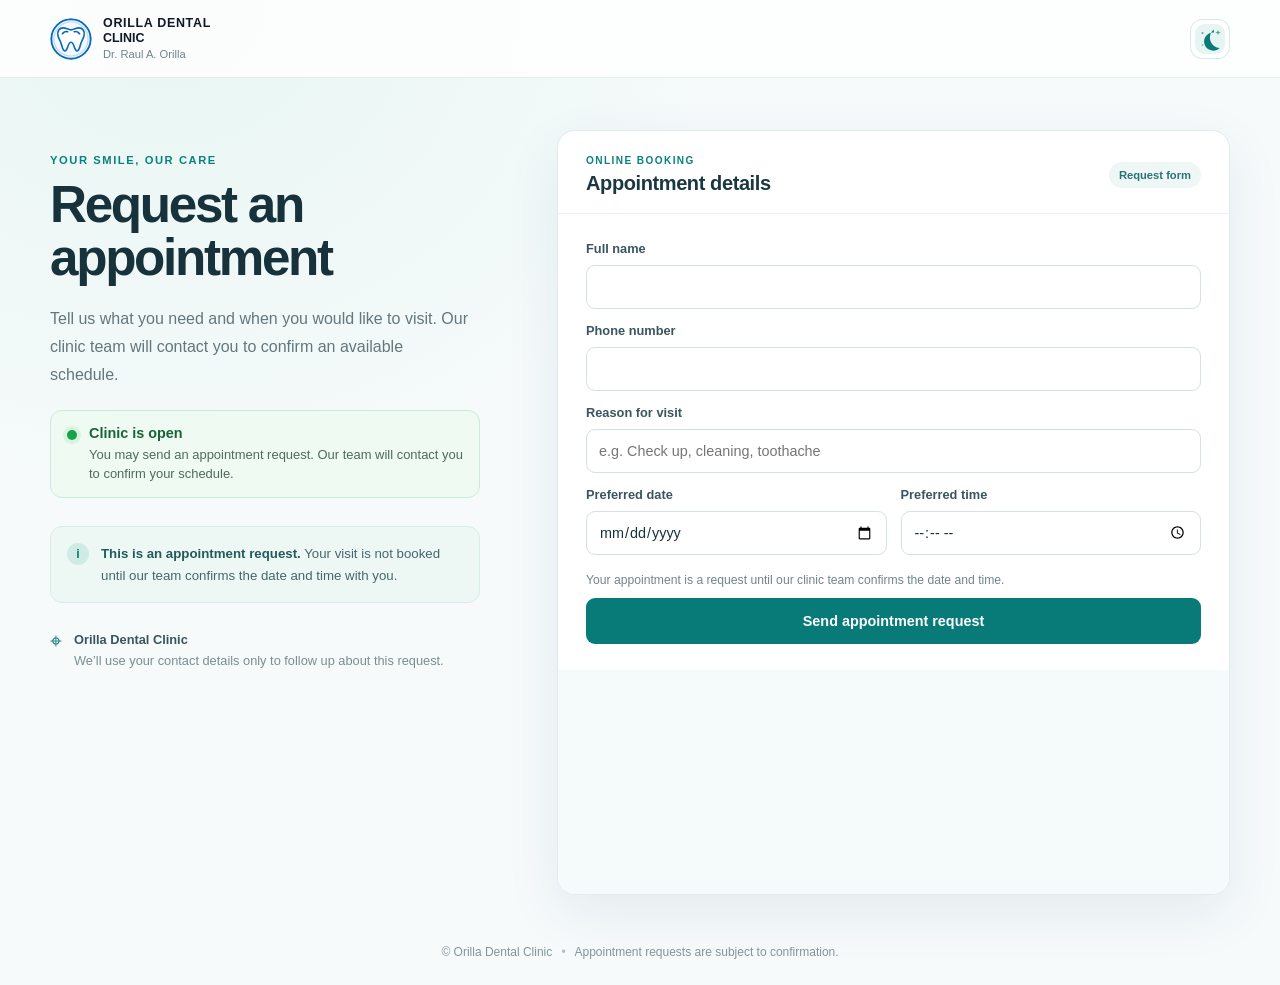
<file: back-up/snapshot-1.3.6/index.html>
<!DOCTYPE html>
<html lang="en">
  <head>
    <meta charset="UTF-8" />
    <meta name="viewport" content="width=device-width, initial-scale=1.0" />
    <meta http-equiv="refresh" content="0; url=customer-page/index.html" />
    <title>Orilla Dental Clinic | Appointment Request</title>
    <script>
      window.location.replace(`customer-page/index.html${window.location.search}${window.location.hash}`);
    </script>
  </head>
  <body>
    <p><a href="customer-page/index.html">Request an appointment</a></p>
  </body>
</html>
</file>
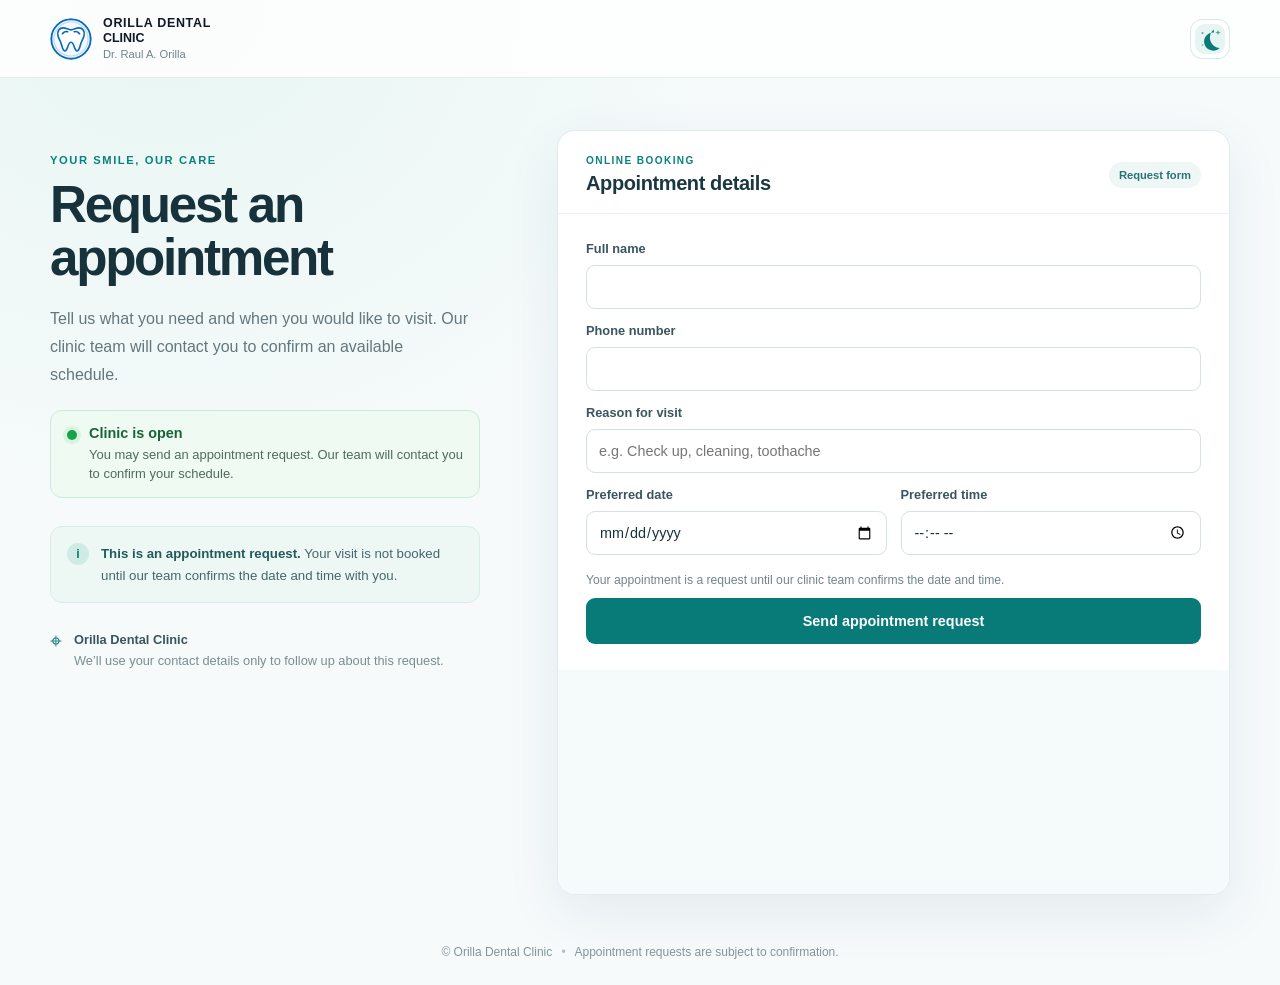
<file: back-up/snapshot-1.3.6/customer-page/index.html>
<!DOCTYPE html>
<html lang="en">
  <head>
    <meta charset="UTF-8" />
    <meta name="viewport" content="width=device-width, initial-scale=1.0" />
    <meta name="theme-color" content="#f5fafb" />
    <title>Request an Appointment | Orilla Dental Clinic</title>
    <link rel="stylesheet" href="customer.css" />
  </head>
  <body>
    <header class="customer-header">
      <a class="clinic-brand" href="index.html" aria-label="Orilla Dental Clinic home">
        <img class="brand-mark" src="dental-icon.svg" alt="" />
        <span class="brand-name"><strong class="brand-text">ORILLA DENTAL</strong><strong class="brand-sub">CLINIC</strong><small class="doctor-name">Dr. Raul A. Orilla</small></span>
      </a>
      <div class="header-actions">
        <button class="theme-toggle" id="theme-toggle" type="button" aria-label="Switch to dark mode" title="Switch color theme">
          <img src="theme-toggle-icon.svg" alt="" />
        </button>
      </div>
    </header>

    <main class="customer-layout">
      <section class="welcome-panel">
        <p class="eyebrow">YOUR SMILE, OUR CARE</p>
        <h1>Request an appointment</h1>
        <p class="intro">Tell us what you need and when you would like to visit. Our clinic team will contact you to confirm an available schedule.</p>
        <div class="clinic-availability is-open" id="clinic-availability" role="status" aria-live="polite">
          <span class="availability-dot" aria-hidden="true"></span>
          <div><strong id="clinic-availability-title">Clinic is open</strong><p id="clinic-availability-message">You may send an appointment request. Our team will contact you to confirm your schedule.</p></div>
        </div>
        <div class="request-note">
          <span class="note-icon" aria-hidden="true">i</span>
          <p><strong>This is an appointment request.</strong> Your visit is not booked until our team confirms the date and time with you.</p>
        </div>
        <div class="contact-hint">
          <span aria-hidden="true">⌖</span>
          <p><strong>Orilla Dental Clinic</strong><br />We’ll use your contact details only to follow up about this request.</p>
        </div>
      </section>

      <section class="form-card" aria-labelledby="form-heading">
        <div class="form-card-heading">
          <div>
            <p class="eyebrow">ONLINE BOOKING</p>
            <h2 id="form-heading">Appointment details</h2>
          </div>
          <span class="secure-badge">Request form</span>
        </div>
        <iframe
          class="appointment-form"
          title="Orilla Dental Clinic appointment request form"
          src="appointment-form.html">
          <p>Your browser cannot display the form. <a href="appointment-form.html">Open the appointment request form</a>.</p>
        </iframe>
      </section>
    </main>

    <footer class="customer-footer">© Orilla Dental Clinic <span>•</span> Appointment requests are subject to confirmation.</footer>
    <script>
      const themeKey = "orilla-dental-theme";
      const clinicStatusKey = "orilla-dental-clinic-status";
      const themeToggle = document.querySelector("#theme-toggle");
      const availability = document.querySelector("#clinic-availability");
      const availabilityTitle = document.querySelector("#clinic-availability-title");
      const availabilityMessage = document.querySelector("#clinic-availability-message");
      function applyClinicStatus(status) {
        const isOpen = status !== "closed";
        availability.classList.toggle("is-open", isOpen);
        availability.classList.toggle("is-closed", !isOpen);
        availabilityTitle.textContent = isOpen ? "Clinic is open" : "Clinic is currently closed";
        availabilityMessage.textContent = isOpen
          ? "You may send an appointment request. Our team will contact you to confirm your schedule."
          : "You may still send a request. Our team will follow up when the clinic is open.";
      }
      let savedClinicStatus = "open";
      try { savedClinicStatus = localStorage.getItem(clinicStatusKey) || "open"; } catch (error) { /* Default to open. */ }
      applyClinicStatus(savedClinicStatus);
      window.addEventListener("storage", (event) => {
        if (event.key === clinicStatusKey) applyClinicStatus(event.newValue || "open");
      });
      function applyTheme(theme, save = true) {
        const selectedTheme = theme === "dark" ? "dark" : "light";
        document.documentElement.dataset.theme = selectedTheme;
        themeToggle.setAttribute("aria-label", `Switch to ${selectedTheme === "dark" ? "light" : "dark"} mode`);
        themeToggle.setAttribute("aria-pressed", String(selectedTheme === "dark"));
        if (save) {
          try { localStorage.setItem(themeKey, selectedTheme); }
          catch (error) { console.warn("Could not save the appearance preference:", error); }
        }
      }
      let savedTheme = "light";
      try { savedTheme = localStorage.getItem(themeKey) || "light"; } catch (error) { /* Keep the default theme. */ }
      applyTheme(savedTheme, false);
      themeToggle.addEventListener("click", () => applyTheme(document.documentElement.dataset.theme === "dark" ? "light" : "dark"));
    </script>
  </body>
</html>
</file>
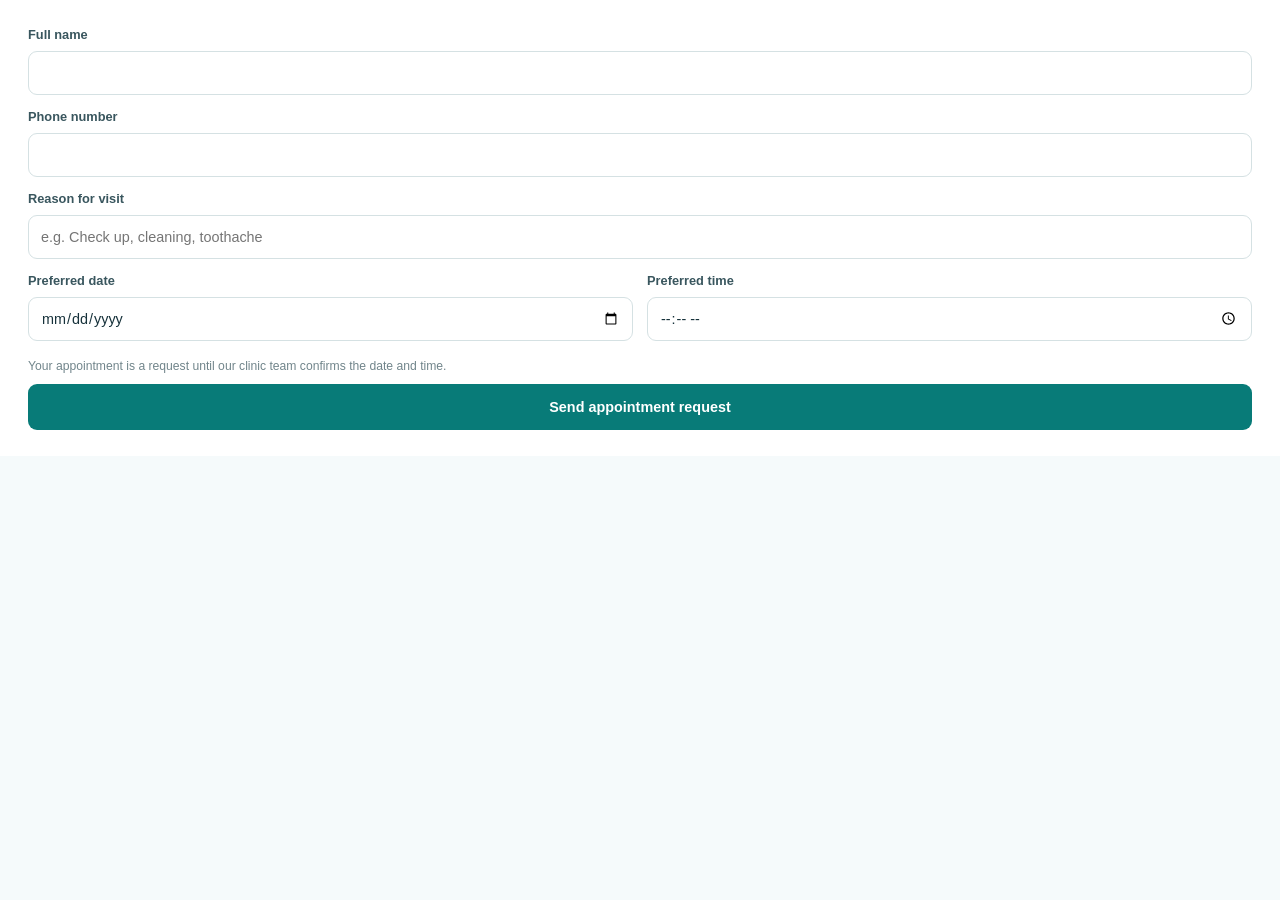
<file: back-up/snapshot-1.3.6/customer-page/appointment-form.html>
<!DOCTYPE html>
<html lang="en">
  <head>
    <meta charset="UTF-8" />
    <meta name="viewport" content="width=device-width, initial-scale=1.0" />
    <title>Appointment Request Form | Orilla Dental Clinic</title>
    <link rel="stylesheet" href="customer.css" />
  </head>
  <body class="request-form-page">
    <form class="request-form" id="appointment-request-form">
      <label for="patient-name">Full name</label>
      <input id="patient-name" name="name" type="text" autocomplete="name" maxlength="100" required />

      <label for="patient-contact">Phone number</label>
      <input id="patient-contact" name="contact" type="tel" autocomplete="tel" maxlength="30" required />

      <label for="visit-reason">Reason for visit</label>
      <input id="visit-reason" name="reason" type="text" maxlength="100" placeholder="e.g. Check up, cleaning, toothache" required />

      <div class="request-form-row">
        <div>
          <label for="requested-date">Preferred date</label>
          <input id="requested-date" name="date" type="date" required />
        </div>
        <div>
          <label for="requested-time">Preferred time</label>
          <input id="requested-time" name="time" type="time" required />
        </div>
      </div>

      <p class="request-form-note">Your appointment is a request until our clinic team confirms the date and time.</p>
      <p class="request-form-message" id="request-message" role="status" aria-live="polite" hidden></p>
      <button class="request-submit" type="submit">Send appointment request</button>
    </form>

    <script>
      const appointmentStorageKey = "orilla-dental-appointments-v1";
      const requestForm = document.querySelector("#appointment-request-form");
      const requestMessage = document.querySelector("#request-message");
      const requestedDate = document.querySelector("#requested-date");
      const today = new Date();
      requestedDate.min = `${today.getFullYear()}-${String(today.getMonth() + 1).padStart(2, "0")}-${String(today.getDate()).padStart(2, "0")}`;

      requestForm.addEventListener("submit", (event) => {
        event.preventDefault();
        const fields = new FormData(requestForm);
        const request = {
          id: globalThis.crypto?.randomUUID?.() || `request-${Date.now()}-${Math.random().toString(16).slice(2)}`,
          name: String(fields.get("name")).trim(),
          contact: String(fields.get("contact")).trim(),
          reason: String(fields.get("reason")).trim(),
          date: String(fields.get("date")),
          time: String(fields.get("time")),
          done: false,
          notHere: false,
          requested: true,
          requestStatus: "pending",
          submittedAt: new Date().toISOString()
        };

        try {
          const saved = JSON.parse(localStorage.getItem(appointmentStorageKey) || "[]");
          if (!Array.isArray(saved)) throw new Error("Saved appointments are not a list.");
          saved.push(request);
          localStorage.setItem(appointmentStorageKey, JSON.stringify(saved));
          requestMessage.textContent = "Your request was saved. Our clinic team will contact you to confirm your appointment.";
          requestMessage.hidden = false;
          requestMessage.classList.remove("is-error");
          requestMessage.classList.add("is-success");
          requestForm.reset();
        } catch (error) {
          console.error("Could not save the appointment request:", error);
          requestMessage.textContent = "We could not save your request in this browser. Please contact the clinic directly.";
          requestMessage.hidden = false;
          requestMessage.classList.remove("is-success");
          requestMessage.classList.add("is-error");
        }
      });
    </script>
  </body>
</html>
</file>
<file: back-up/snapshot-1.3.6/customer-page/customer.css>
:root {
  color-scheme: light;
  font-family: Inter, "Segoe UI", Tahoma, sans-serif;
  color: #17323b;
  background: #f5fafb;
  font-synthesis: none;
  text-rendering: optimizeLegibility;
  -webkit-font-smoothing: antialiased;
}

* { box-sizing: border-box; }

body {
  min-width: 320px;
  min-height: 100vh;
  margin: 0;
  background: radial-gradient(ellipse at 13% 0%, #e7f6f3 0, transparent 36%), #f6fafb;
}

a { color: #087b78; }

.customer-header {
  min-height: 78px;
  display: flex;
  align-items: center;
  justify-content: space-between;
  gap: 20px;
  padding: 14px max(24px, calc((100vw - 1180px) / 2));
  border-bottom: 1px solid #e6edef;
  background: rgba(255, 255, 255, .84);
}

.header-actions { display: flex; align-items: center; gap: 16px; }
.theme-toggle { width: 40px; height: 40px; display: grid; place-items: center; padding: 0; border: 1px solid #d7e8e5; border-radius: 12px; background: #fff; cursor: pointer; transition: background .15s ease, transform .15s ease; }
.theme-toggle img { display: block; width: 32px; height: 32px; }
.theme-toggle:hover { background: #eff8f6; transform: translateY(-1px); }
.theme-toggle:focus-visible { outline: 3px solid rgba(8, 123, 120, .32); outline-offset: 2px; }
.clinic-brand { display: inline-flex; align-items: center; gap: 11px; color: inherit; text-decoration: none; }
.brand-mark { flex: 0 0 42px; width: 42px; height: 42px; margin: 0; display: flex; align-items: center; justify-content: center; position: relative; border: 2px solid #0a6dbc; border-radius: 50%; background: #f5f9ff; box-shadow: inset 0 0 0 2px rgba(6, 89, 158, .2); }
.brand-mark { display: block; border: 0; background: transparent; box-shadow: none; }
.brand-mark::before, .brand-mark::after { content: ""; position: absolute; top: 14px; width: 12px; height: 9px; border: 1px solid #0d5fa3; border-radius: 50%; background: #fff; }
.brand-mark::before { left: 9px; }
.brand-mark::after { right: 9px; }
.brand-mark .teeth { position: relative; width: 28px; height: 20px; transform: translateY(6px) scale(.72); border-radius: 6px; background: linear-gradient(90deg, #fff 0 12%, #d0e7ff 12% 18%, #fff 18% 30%, #d0e7ff 30% 36%, #fff 36% 48%, #d0e7ff 48% 54%, #fff 54% 66%, #d0e7ff 66% 72%, #fff 72% 84%, #d0e7ff 84% 90%, #fff 90% 100%); }
.brand-mark .teeth::before, .brand-mark .teeth::after { content: ""; position: absolute; bottom: 7px; width: 9px; height: 23px; border: 1px solid #0a6dbc; border-bottom: 0; border-radius: 8px 8px 0 0; background: #fff; }
.brand-mark .teeth::before { left: 3px; }
.brand-mark .teeth::after { right: 3px; }
.brand-name { display: flex; flex-direction: column; align-items: flex-start; line-height: 1.2; color: #111827; }
.brand-text { font-size: .78rem; letter-spacing: .055em; }
.brand-sub { font-size: .78rem; }
.doctor-name { margin-top: 2px; color: #71858b; font-size: .7rem; }
.staff-link { color: #49666e; font-size: .86rem; font-weight: 600; text-decoration: none; }
.staff-link:hover, .form-fallback a:hover { text-decoration: underline; }

.customer-layout {
  width: min(1180px, calc(100% - 48px));
  margin: 52px auto 32px;
  display: grid;
  grid-template-columns: minmax(250px, .78fr) minmax(0, 1.22fr);
  align-items: start;
  gap: clamp(30px, 6vw, 78px);
}

.welcome-panel { position: sticky; top: 36px; padding: 24px 0; }
.eyebrow { margin: 0 0 12px; color: #09827e; font-size: .7rem; font-weight: 800; letter-spacing: .14em; }
.welcome-panel h1 { max-width: 410px; margin: 0; color: #17323b; font-size: clamp(2.1rem, 4vw, 3.45rem); letter-spacing: -.045em; line-height: 1.04; }
.intro { max-width: 420px; margin: 20px 0 0; color: #62777e; font-size: 1rem; line-height: 1.75; }
.clinic-availability { display: flex; align-items: flex-start; gap: 12px; max-width: 430px; margin-top: 21px; padding: 14px 16px; border: 1px solid #cce9d5; border-radius: 12px; background: #effaf2; }
.availability-dot { flex: 0 0 10px; width: 10px; height: 10px; margin-top: 5px; border-radius: 50%; background: #16a34a; box-shadow: 0 0 0 4px #d8f3df; }
.clinic-availability strong { display: block; color: #176438; font-size: .9rem; }
.clinic-availability p { margin: 4px 0 0; color: #4f6b59; font-size: .81rem; line-height: 1.5; }
.clinic-availability.is-closed { border-color: #f1d1ce; background: #fff5f3; }
.clinic-availability.is-closed .availability-dot { background: #dc4c43; box-shadow: 0 0 0 4px #fce0dd; }
.clinic-availability.is-closed strong { color: #9f302b; }
.clinic-availability.is-closed p { color: #785b59; }
.request-note { display: flex; gap: 12px; margin-top: 28px; padding: 16px; border: 1px solid #d6ece8; border-radius: 12px; background: #edf8f5; }
.request-note p { margin: 0; color: #47666a; font-size: .83rem; line-height: 1.6; }
.request-note strong { color: #225b58; }
.note-icon { flex: 0 0 22px; width: 22px; height: 22px; display: grid; place-items: center; border-radius: 50%; background: #d0ebe5; color: #087b78; font-size: .78rem; font-weight: 800; }
.contact-hint { display: flex; gap: 12px; align-items: flex-start; margin-top: 26px; color: #087b78; }
.contact-hint > span { font-size: 1.3rem; }
.contact-hint p { margin: 0; color: #7a8d92; font-size: .8rem; line-height: 1.65; }
.contact-hint strong { color: #39565e; }

.form-card { min-width: 0; overflow: hidden; border: 1px solid #e3ebed; border-radius: 18px; background: #fff; box-shadow: 0 18px 55px rgba(27, 68, 76, .08); }
.form-card-heading { display: flex; align-items: center; justify-content: space-between; gap: 14px; padding: 24px 28px 18px; border-bottom: 1px solid #edf1f2; }
.form-card-heading .eyebrow { margin-bottom: 6px; font-size: .63rem; }
.form-card-heading h2 { margin: 0; color: #193841; font-size: 1.25rem; letter-spacing: -.02em; }
.secure-badge { flex: 0 0 auto; padding: 7px 10px; border-radius: 99px; background: #eff7f6; color: #28746e; font-size: .7rem; font-weight: 700; }
.appointment-form { display: block; width: 100%; height: 680px; border: 0; background: #fff; }
.form-fallback { margin: 0; padding: 12px 28px 20px; color: #71858b; font-size: .76rem; text-align: center; }
.customer-footer { padding: 18px 24px 26px; color: #84959a; font-size: .75rem; text-align: center; }
.customer-footer span { padding: 0 6px; color: #afc0c3; }

@media (max-width: 800px) {
  .customer-layout { grid-template-columns: 1fr; gap: 22px; margin-top: 28px; }
  .welcome-panel { position: static; padding: 4px 0; }
  .welcome-panel h1 { max-width: 620px; font-size: clamp(2rem, 8vw, 3rem); }
  .intro { max-width: 620px; margin-top: 13px; }
  .request-note { margin-top: 18px; }
  .contact-hint { display: none; }
  .appointment-form { height: 700px; }
}

@media (max-width: 520px) {
  .customer-header { min-height: 66px; padding: 11px 16px; }
  .doctor-name { font-size: .66rem; }
  .staff-link { font-size: .78rem; }
  .customer-layout { width: calc(100% - 28px); margin-top: 22px; }
  .intro { font-size: .92rem; line-height: 1.6; }
  .request-note { padding: 13px; }
  .form-card { border-radius: 14px; }
  .form-card-heading { padding: 18px 16px 14px; }
  .form-card-heading h2 { font-size: 1.08rem; }
  .secure-badge { padding: 6px 8px; font-size: .64rem; }
  .appointment-form { height: 730px; }
  .form-fallback { padding: 10px 12px 16px; }
}

html[data-theme="dark"] { color-scheme: dark; }
html[data-theme="dark"] body { color: #e5edf0; background: radial-gradient(ellipse at 13% 0%, #153b3c 0, transparent 36%), #101820; }
html[data-theme="dark"] .customer-header { border-color: #293841; background: rgba(18, 29, 36, .94); }
html[data-theme="dark"] .clinic-brand { color: #eef7f7; }
html[data-theme="dark"] .clinic-brand small,
html[data-theme="dark"] .staff-link,
html[data-theme="dark"] .contact-hint p,
html[data-theme="dark"] .form-fallback,
html[data-theme="dark"] .customer-footer { color: #a7b8bd; }
html[data-theme="dark"] .intro { color: #b5c6cb; }
html[data-theme="dark"] .clinic-availability { border-color: #28533b; background: #183628; }
html[data-theme="dark"] .clinic-availability strong { color: #bbf7d0; }
html[data-theme="dark"] .clinic-availability p { color: #b1cfb9; }
html[data-theme="dark"] .clinic-availability .availability-dot { background: #4ade80; box-shadow: 0 0 0 4px #245139; }
html[data-theme="dark"] .clinic-availability.is-closed { border-color: #613231; background: #382323; }
html[data-theme="dark"] .clinic-availability.is-closed strong { color: #fecaca; }
html[data-theme="dark"] .clinic-availability.is-closed p { color: #dab3b1; }
html[data-theme="dark"] .clinic-availability.is-closed .availability-dot { background: #f87171; box-shadow: 0 0 0 4px #57302e; }
html[data-theme="dark"] .welcome-panel h1,
html[data-theme="dark"] .form-card-heading h2,
html[data-theme="dark"] .contact-hint strong { color: #e9f2f3; }
html[data-theme="dark"] .request-note { border-color: #28504d; background: #183532; }
html[data-theme="dark"] .request-note p { color: #c0d8d4; }
html[data-theme="dark"] .request-note strong { color: #e1f5f1; }
html[data-theme="dark"] .note-icon { background: #24534f; color: #b1e3d8; }
html[data-theme="dark"] .form-card { border-color: #2c3b44; background: #18232b; box-shadow: 0 18px 55px rgba(0, 0, 0, .2); }
html[data-theme="dark"] .form-card-heading { border-color: #2b3a42; }
html[data-theme="dark"] .theme-toggle { border-color: #38524f; background: #1b302f; }
html[data-theme="dark"] .theme-toggle:hover { background: #25403d; }
html[data-theme="dark"] .theme-toggle img { filter: brightness(1.25); }
html[data-theme="dark"] .customer-footer span { color: #60747a; }

@media (max-width: 520px) {
  .header-actions { gap: 9px; }
  .theme-toggle { width: 36px; height: 36px; }
  .theme-toggle img { width: 29px; height: 29px; }
}

.request-form-page { min-height: 0; background: #fff; }
.request-form { display: grid; gap: 9px; padding: 22px 28px 26px; }
.request-form label { margin-top: 5px; color: #39565e; font-size: .8rem; font-weight: 700; }
.request-form input { width: 100%; min-height: 44px; padding: 10px 12px; border: 1px solid #d5e1e3; border-radius: 9px; outline: none; background: #fff; color: #17323b; font: inherit; font-size: .9rem; }
.request-form input:focus { border-color: #09827e; box-shadow: 0 0 0 3px rgba(9, 130, 126, .12); }
.request-form-row { display: grid; grid-template-columns: 1fr 1fr; gap: 14px; }
.request-form-row > div { display: grid; gap: 9px; }
.request-form-note { margin: 7px 0 0; color: #71858b; font-size: .76rem; line-height: 1.5; }
.request-form-message { margin: 0; padding: 11px 12px; border-radius: 9px; font-size: .82rem; line-height: 1.5; }
.request-form-message.is-success { background: #edf8f5; color: #225b58; }
.request-form-message.is-error { background: #fff0ef; color: #9d3830; }
.request-submit { min-height: 46px; border: 0; border-radius: 9px; background: #087b78; color: #fff; font: inherit; font-size: .9rem; font-weight: 700; cursor: pointer; }
.request-submit:hover { background: #066b68; }
@media (max-width: 520px) {
  .request-form { padding: 16px 14px 20px; }
  .request-form-row { grid-template-columns: 1fr; gap: 9px; }
}
</file>
